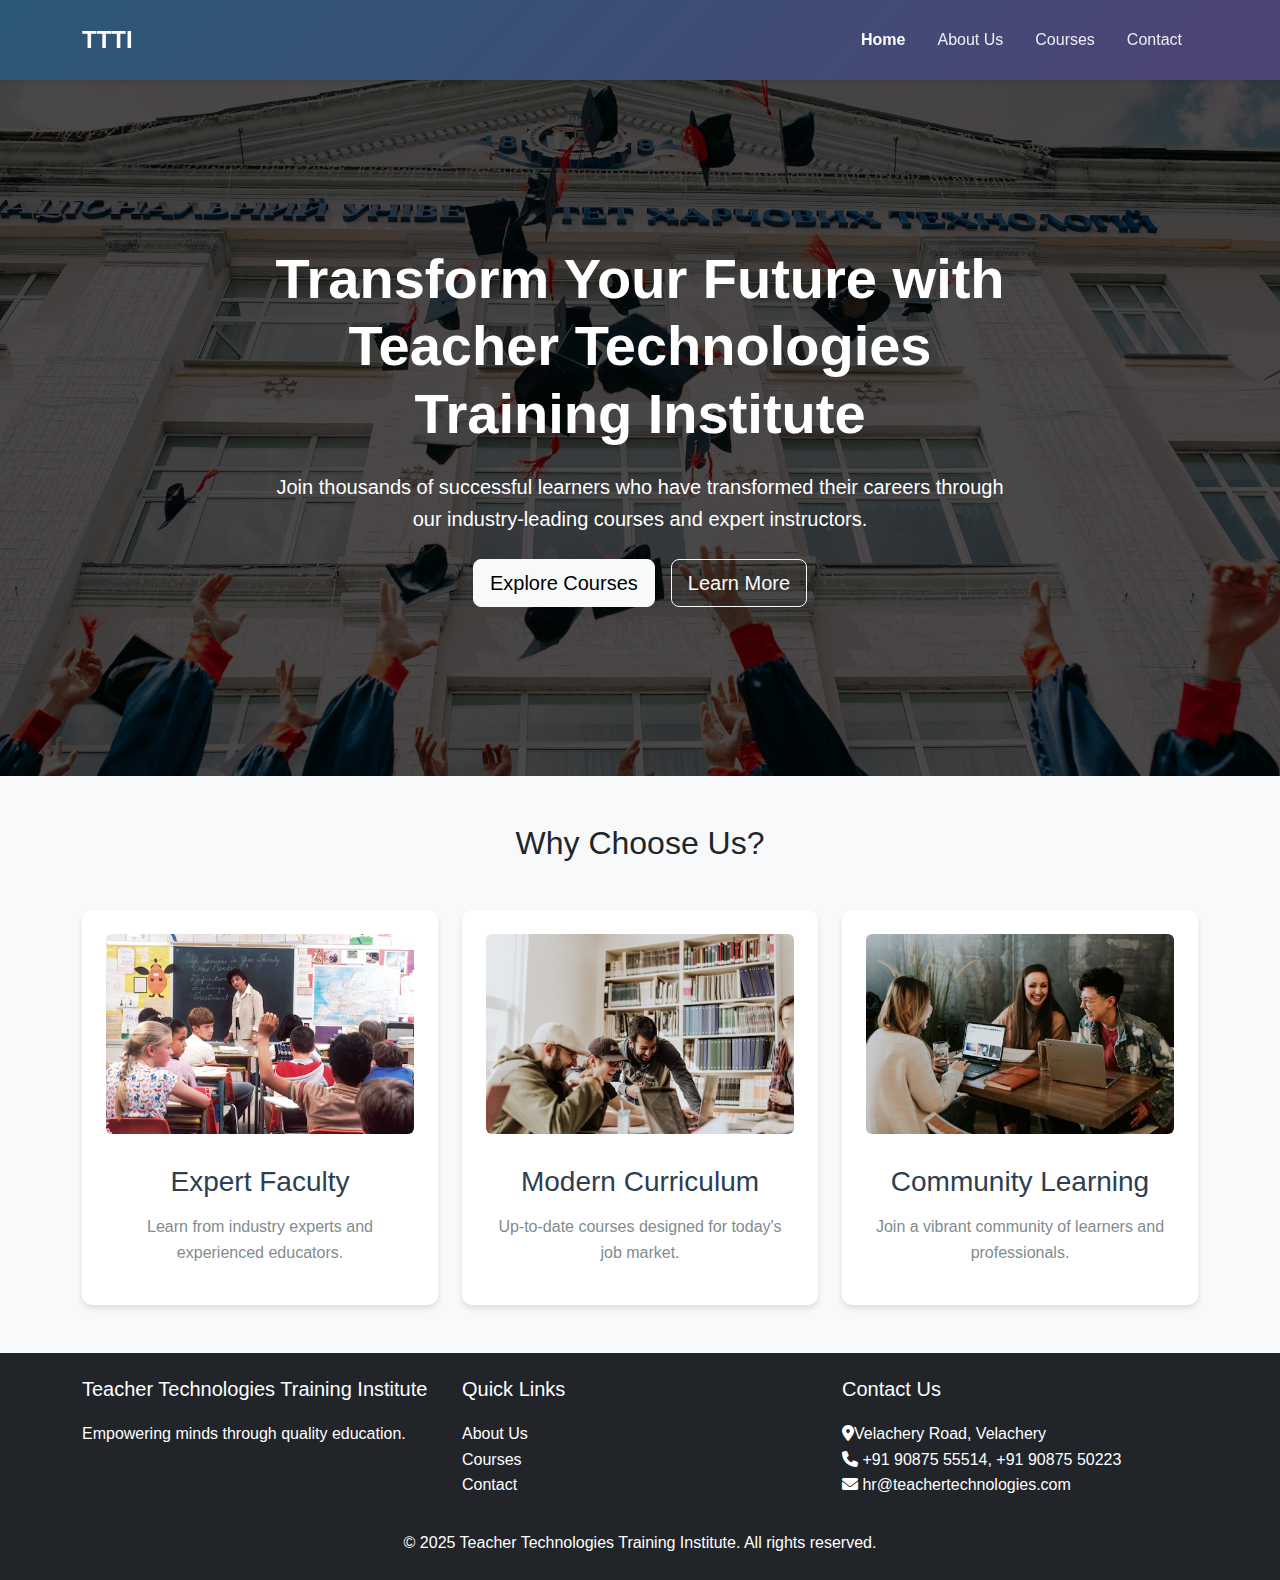
<file: index.html>
<!DOCTYPE html>
<html lang="en">
<head>
    <meta charset="UTF-8">
    <meta name="viewport" content="width=device-width, initial-scale=1.0">
    <title>Teacher Technologies Training Institute</title>
    <!-- Bootstrap CSS -->
    <link href="https://cdn.jsdelivr.net/npm/bootstrap@5.3.0/dist/css/bootstrap.min.css" rel="stylesheet">
    <!-- Custom CSS -->
    <link rel="stylesheet" href="styles.css">
    <!-- Font Awesome -->
    <link rel="stylesheet" href="https://cdnjs.cloudflare.com/ajax/libs/font-awesome/6.0.0/css/all.min.css">
</head>
<body>
    <!-- Navbar -->
    <nav class="navbar navbar-expand-lg navbar-dark bg-primary fixed-top">
        <div class="container">
            <a class="navbar-brand" href="index.html">TTTI</a>
            <button class="navbar-toggler" type="button" data-bs-toggle="collapse" data-bs-target="#navbarNav">
                <span class="navbar-toggler-icon"></span>
            </button>
            <div class="collapse navbar-collapse" id="navbarNav">
                <ul class="navbar-nav ms-auto">
                    <li class="nav-item">
                        <a class="nav-link active" href="index.html">Home</a>
                    </li>
                    <li class="nav-item">
                        <a class="nav-link" href="about.html">About Us</a>
                    </li>
                    <li class="nav-item">
                        <a class="nav-link" href="courses.html">Courses</a>
                    </li>
                    <li class="nav-item">
                        <a class="nav-link" href="contact.html">Contact</a>
                    </li>
                </ul>
            </div>
        </div>
    </nav>

    <!-- Hero Section -->
    <section class="hero-section">
        <div class="container h-100">
            <div class="row h-100 align-items-center justify-content-center text-center text-white">
                <div class="col-lg-8">
                    <h1 class="display-4 fw-bold mb-4">Transform Your Future with Teacher Technologies Training Institute</h1>
                    <p class="lead mb-4">Join thousands of successful learners who have transformed their careers through our industry-leading courses and expert instructors.</p>
                    <div class="d-flex gap-3 justify-content-center">
                        <a href="courses.html" class="btn btn-light btn-lg">Explore Courses</a>
                        <a href="about.html" class="btn btn-outline-light btn-lg">Learn More</a>
                    </div>
                </div>
            </div>
        </div>
    </section>

    <!-- Features Section -->
    <section class="features py-5">
        <div class="container">
            <h2 class="text-center mb-5">Why Choose Us?</h2>
            <div class="row">
                <div class="col-md-4">
                    <div class="feature-card text-center p-4">
                        <img src="/images/features/expert-faculty.jpg" alt="Expert Faculty" class="img-fluid rounded mb-3" style="height: 200px; width: 100%; object-fit: cover;">
                        <h3>Expert Faculty</h3>
                        <p>Learn from industry experts and experienced educators.</p>
                    </div>
                </div>
                <div class="col-md-4">
                    <div class="feature-card text-center p-4">
                        <img src="/images/features/modern-curriculum.jpg" alt="Modern Curriculum" class="img-fluid rounded mb-3" style="height: 200px; width: 100%; object-fit: cover;">
                        <h3>Modern Curriculum</h3>
                        <p>Up-to-date courses designed for today's job market.</p>
                    </div>
                </div>
                <div class="col-md-4">
                    <div class="feature-card text-center p-4">
                        <img src="/images/features/community-learning.jpg"alt="Community Learning" class="img-fluid rounded mb-3" style="height: 200px; width: 100%; object-fit: cover;">
                        <h3>Community Learning</h3>
                        <p>Join a vibrant community of learners and professionals.</p>
                    </div>
                </div>
            </div>
        </div>
    </section>

    <!-- Footer -->
    <footer class="bg-dark text-white py-4">
        <div class="container">
            <div class="row">
                <div class="col-md-4">
                    <h5>Teacher Technologies Training Institute</h5>
                    <p>Empowering minds through quality education.</p>
                </div>
                <div class="col-md-4">
                    <h5>Quick Links</h5>
                    <ul class="list-unstyled">
                        <li><a href="about.html" class="text-white">About Us</a></li>
                        <li><a href="courses.html" class="text-white">Courses</a></li>
                        <li><a href="contact.html" class="text-white">Contact</a></li>
                    </ul>
                </div>
                <div class="col-md-4">
                    <h5>Contact Us</h5>
                    <p>
                        <i class="fas fa-map-marker-alt"></i>Velachery Road, Velachery<br>
                        <i class="fas fa-phone"></i> +91 90875 55514, +91 90875 50223<br>
                        <i class="fas fa-envelope"></i> hr@teachertechnologies.com
                    </p>
                </div>
            </div>
            <div class="row mt-3">
                <div class="col-12 text-center">
                    <p class="mb-0">&copy; 2025 Teacher Technologies Training Institute. All rights reserved.</p>
                </div>
            </div>
        </div>
    </footer>

    <!-- Bootstrap JS -->
    <script src="https://cdn.jsdelivr.net/npm/bootstrap@5.3.0/dist/js/bootstrap.bundle.min.js"></script>
</body>
</html>
</file>
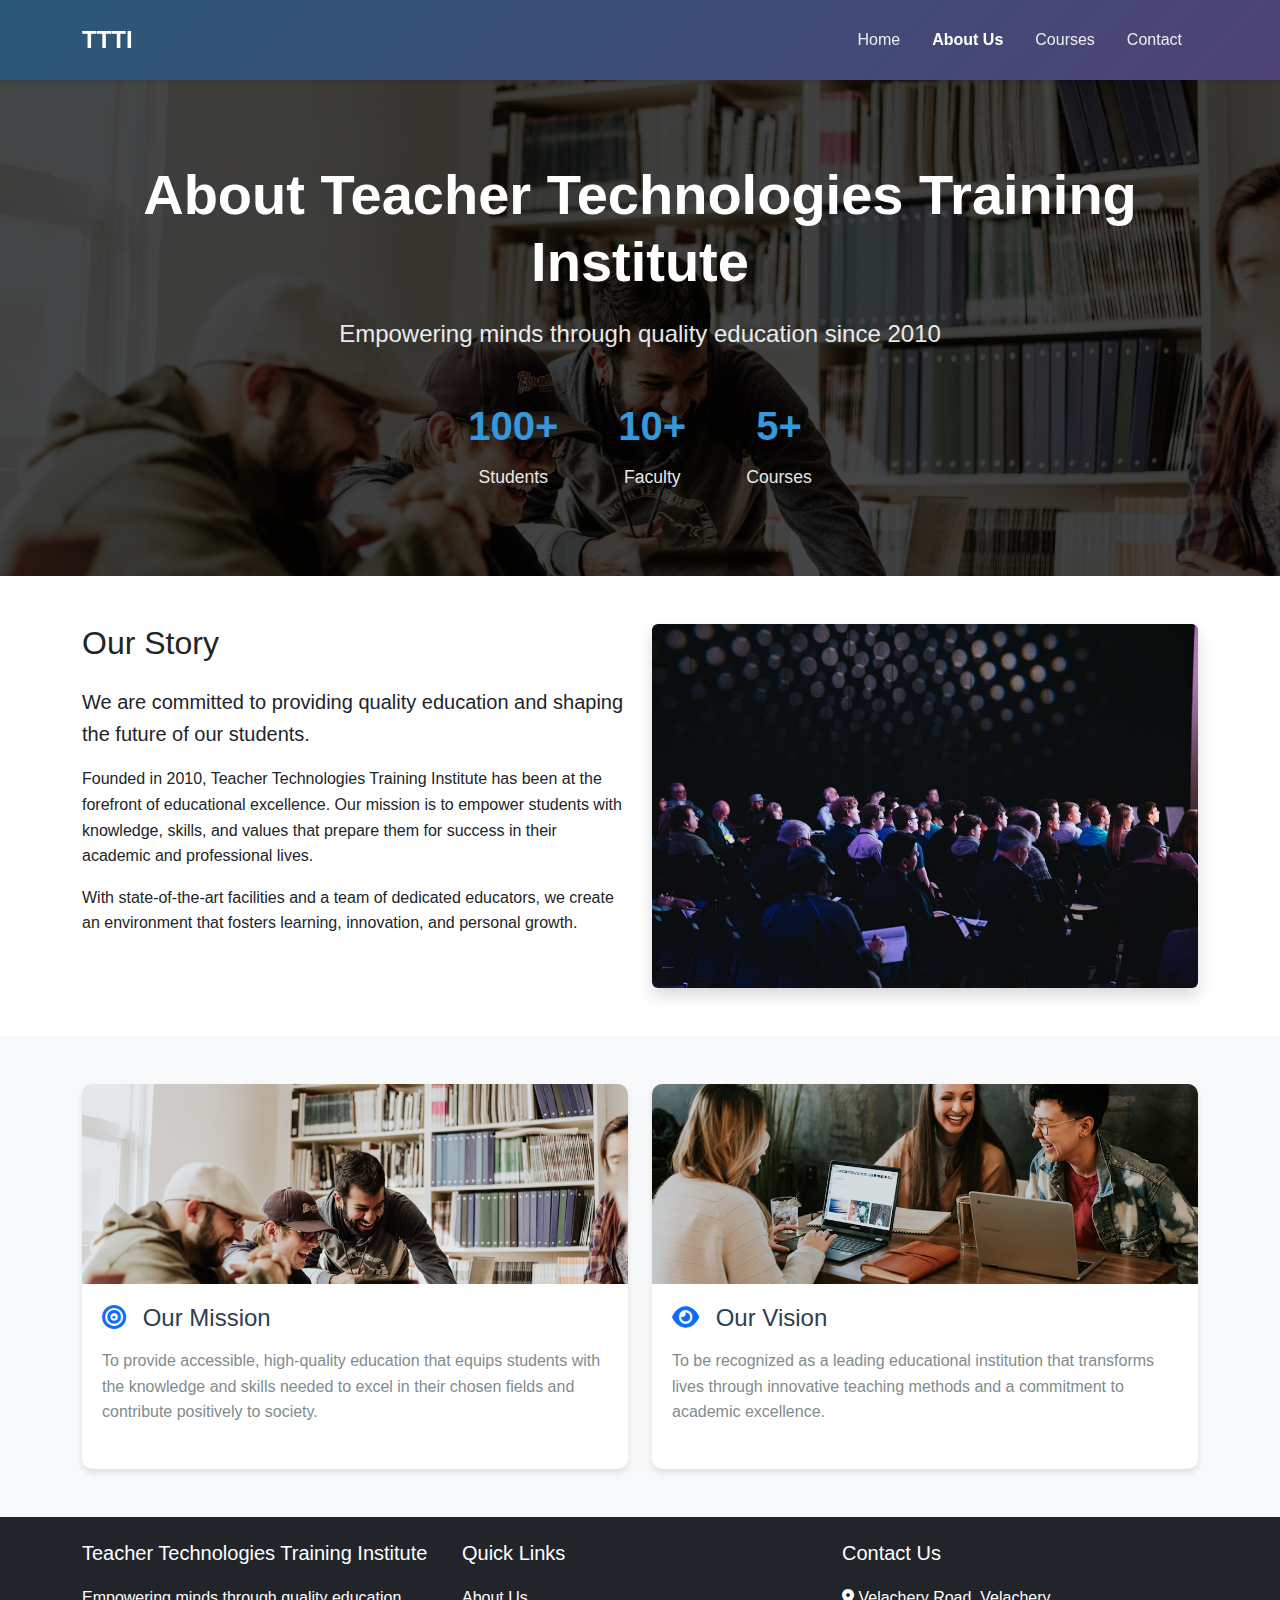
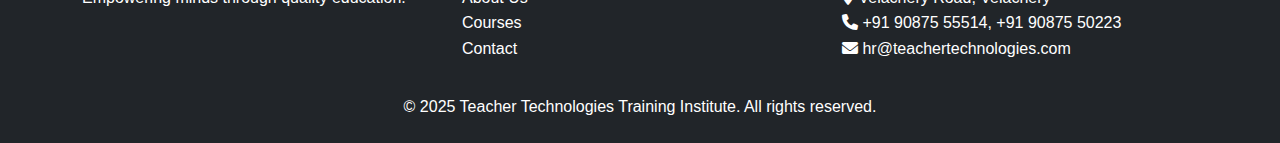
<file: about.html>
<!DOCTYPE html>
<html lang="en">
<head>
    <meta charset="UTF-8">
    <meta name="viewport" content="width=device-width, initial-scale=1.0">
    <title>About Us - Teacher Technologies Training Institute</title>
    <!-- Bootstrap CSS -->
    <link href="https://cdn.jsdelivr.net/npm/bootstrap@5.3.0/dist/css/bootstrap.min.css" rel="stylesheet">
    <!-- Custom CSS -->
    <link rel="stylesheet" href="styles.css">
    <!-- Font Awesome -->
    <link rel="stylesheet" href="https://cdnjs.cloudflare.com/ajax/libs/font-awesome/6.0.0/css/all.min.css">
</head>
<body>
    <!-- Navbar -->
    <nav class="navbar navbar-expand-lg navbar-dark bg-primary fixed-top">
        <div class="container">
            <a class="navbar-brand" href="index.html">TTTI</a>
            <button class="navbar-toggler" type="button" data-bs-toggle="collapse" data-bs-target="#navbarNav">
                <span class="navbar-toggler-icon"></span>
            </button>
            <div class="collapse navbar-collapse" id="navbarNav">
                <ul class="navbar-nav ms-auto">
                    <li class="nav-item">
                        <a class="nav-link" href="index.html">Home</a>
                    </li>
                    <li class="nav-item">
                        <a class="nav-link active" href="about.html">About Us</a>
                    </li>
                    <li class="nav-item">
                        <a class="nav-link" href="courses.html">Courses</a>
                    </li>
                    <li class="nav-item">
                        <a class="nav-link" href="contact.html">Contact</a>
                    </li>
                </ul>
            </div>
        </div>
    </nav>

    <!-- Hero Section -->
    <section class="about-hero">
        <div class="container">
            <div class="hero-content">
                <h1>About Teacher Technologies Training Institute</h1>
                <p class="lead">Empowering minds through quality education since 2010</p>
                <div class="hero-stats">
                    <div class="stat-item">
                        <span class="stat-number">100+</span>
                        <span class="stat-label">Students</span>
                    </div>
                    <div class="stat-item">
                        <span class="stat-number">10+</span>
                        <span class="stat-label">Faculty</span>
                    </div>
                    <div class="stat-item">
                        <span class="stat-number">5+</span>
                        <span class="stat-label">Courses</span>
                    </div>
                </div>
            </div>
        </div>
    </section>

    <!-- About Section -->
    <section class="about-section py-5">
        <div class="container">
            <div class="row">
                <div class="col-lg-6">
                    <h2 class="mb-4">Our Story</h2>
                    <p class="lead">We are committed to providing quality education and shaping the future of our students.</p>
                    <p>Founded in 2010, Teacher Technologies Training Institute has been at the forefront of educational excellence. Our mission is to empower students with knowledge, skills, and values that prepare them for success in their academic and professional lives.</p>
                    <p>With state-of-the-art facilities and a team of dedicated educators, we create an environment that fosters learning, innovation, and personal growth.</p>
                </div>
                <div class="col-lg-6">
                    <img src="/images/about/campus.jpg" alt="Our Campus" class="img-fluid rounded shadow" style="max-height: 400px; object-fit: cover;">
                </div>
            </div>
        </div>
    </section>

    <!-- Mission & Vision -->
    <section class="mission-vision py-5 bg-light">
        <div class="container">
            <div class="row">
                <div class="col-md-6">
                    <div class="card mb-4">
                        <img src="/images/about/mission.jpg" class="card-img-top" alt="Mission" style="height: 200px; width: 100%; object-fit: cover;">
                        <div class="card-body">
                            <h3 class="card-title"><i class="fas fa-bullseye text-primary"></i> Our Mission</h3>
                            <p class="card-text">To provide accessible, high-quality education that equips students with the knowledge and skills needed to excel in their chosen fields and contribute positively to society.</p>
                        </div>
                    </div>
                </div>
                <div class="col-md-6">
                    <div class="card mb-4">
                        <img src="/images/about/vision.jpg" class="card-img-top" alt="Vision" style="height: 200px; width: 100%; object-fit: cover;">
                        <div class="card-body">
                            <h3 class="card-title"><i class="fas fa-eye text-primary"></i> Our Vision</h3>
                            <p class="card-text">To be recognized as a leading educational institution that transforms lives through innovative teaching methods and a commitment to academic excellence.</p>
                        </div>
                    </div>
                </div>
            </div>
        </div>
    </section>

    <!-- Footer -->
    <footer class="bg-dark text-white py-4">
        <div class="container">
            <div class="row">
                <div class="col-md-4">
                    <h5>Teacher Technologies Training Institute</h5>
                    <p>Empowering minds through quality education.</p>
                </div>
                <div class="col-md-4">
                    <h5>Quick Links</h5>
                    <ul class="list-unstyled">
                        <li><a href="about.html" class="text-white">About Us</a></li>
                        <li><a href="courses.html" class="text-white">Courses</a></li>
                        <li><a href="contact.html" class="text-white">Contact</a></li>
                    </ul>
                </div>
                <div class="col-md-4">
                    <h5>Contact Us</h5>
                    <p>
                        <i class="fas fa-map-marker-alt"></i> Velachery Road, Velachery<br>
                        <i class="fas fa-phone"></i> +91 90875 55514, +91 90875 50223<br>
                        <i class="fas fa-envelope"></i> hr@teachertechnologies.com
                    </p>
                </div>
            </div>
            <div class="row mt-3">
                <div class="col-12 text-center">
                    <p class="mb-0">&copy; 2025 Teacher Technologies Training Institute. All rights reserved.</p>
                </div>
            </div>
        </div>
    </footer>

    <!-- Bootstrap JS -->
    <script src="https://cdn.jsdelivr.net/npm/bootstrap@5.3.0/dist/js/bootstrap.bundle.min.js"></script>
</body>
</html>
</file>
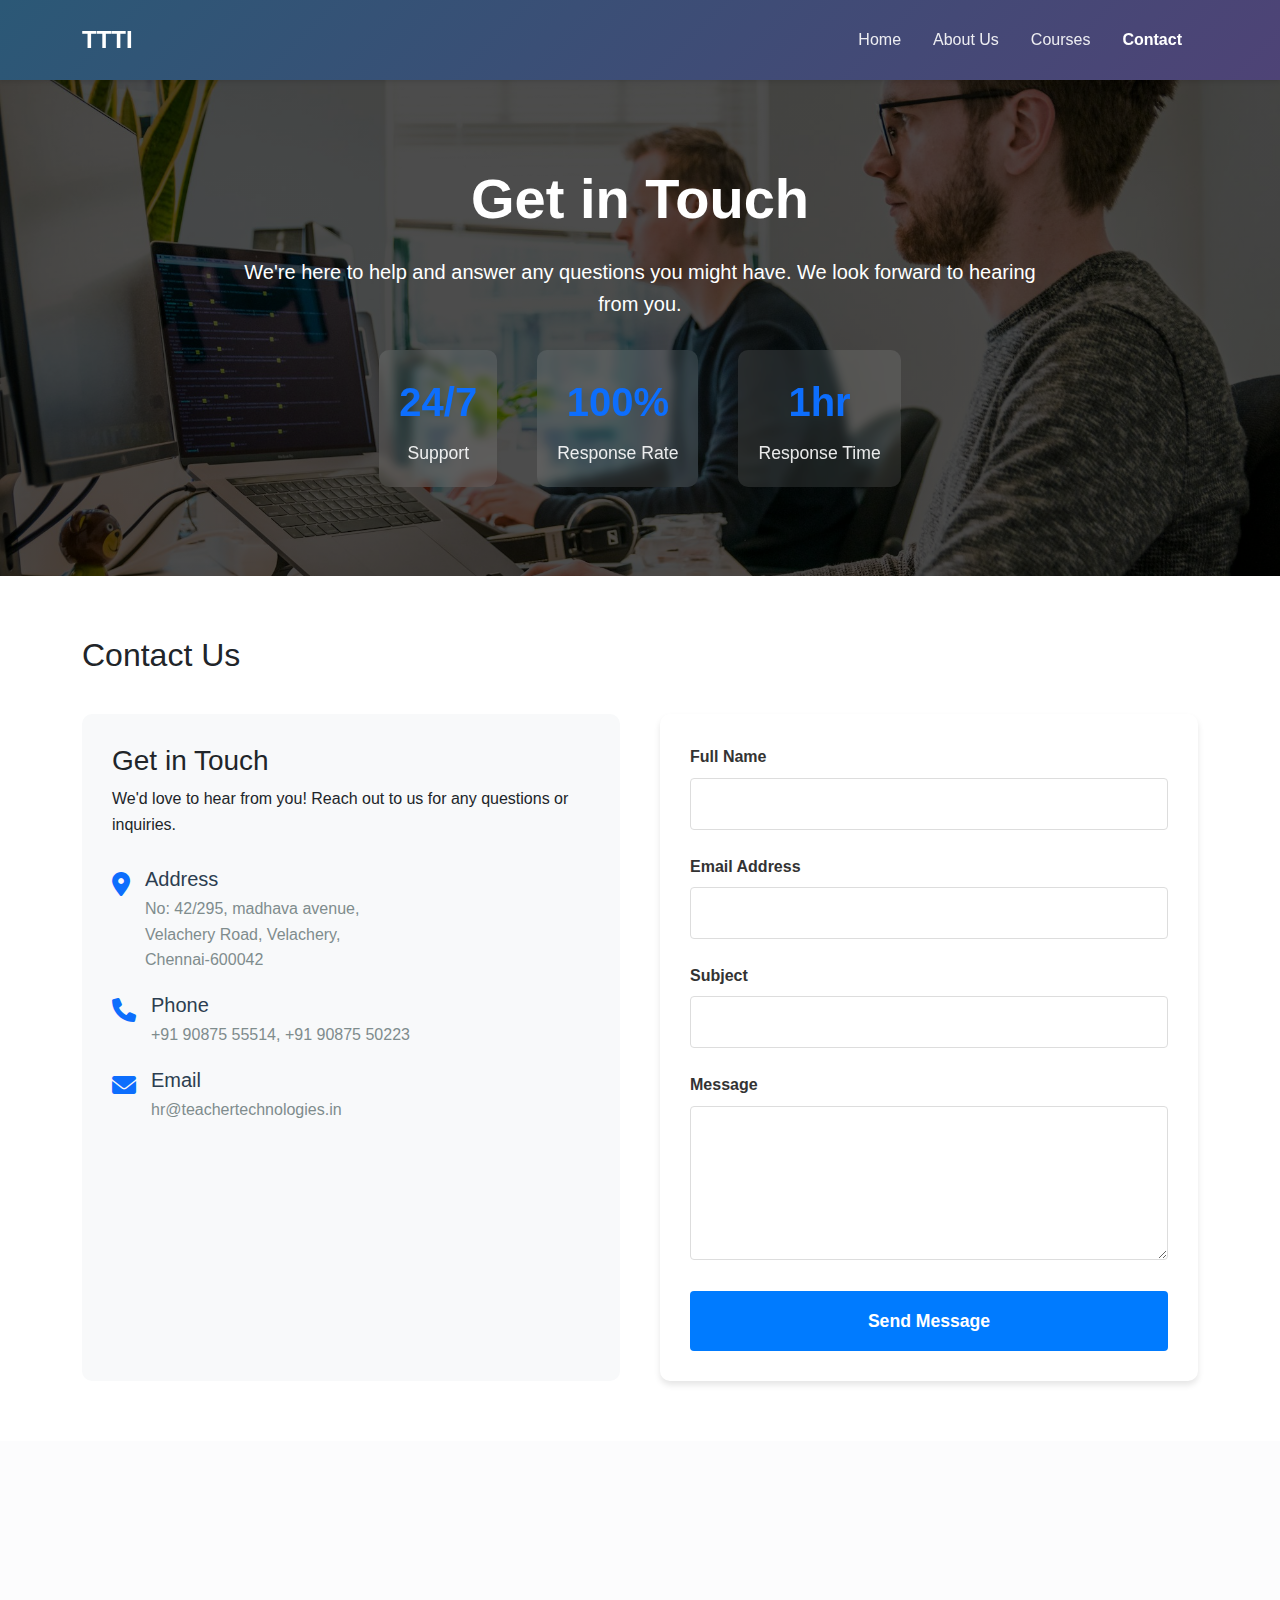
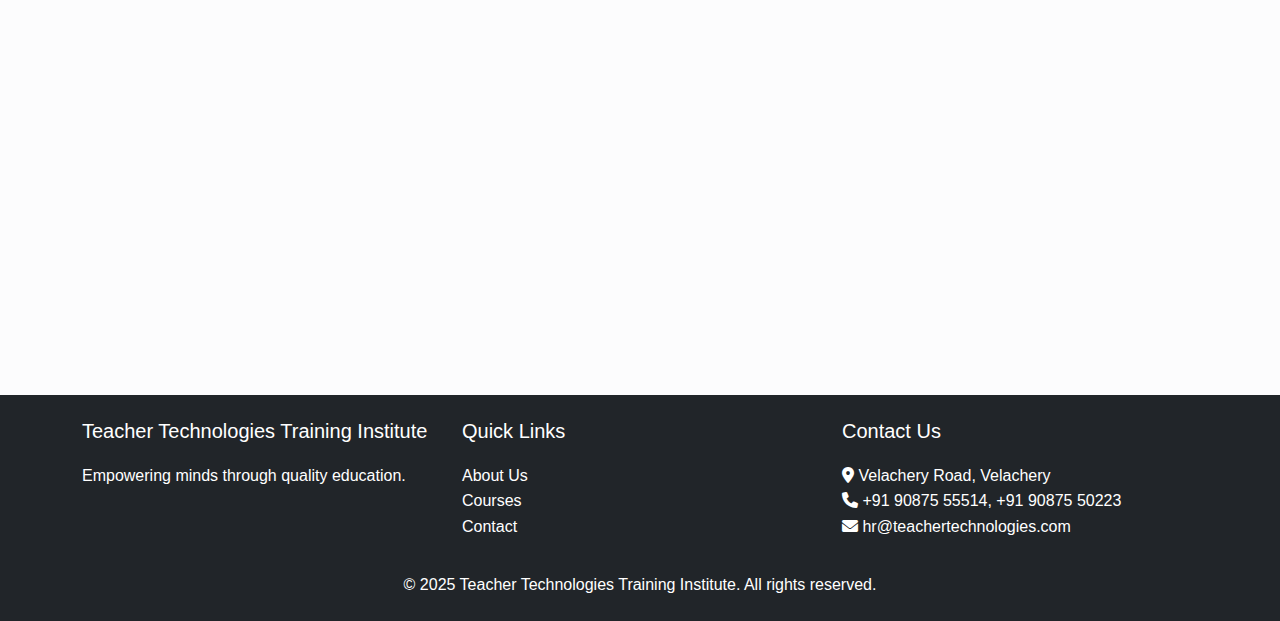
<file: contact.html>
<!DOCTYPE html>
<html lang="en">
<head>
    <meta charset="UTF-8">
    <meta name="viewport" content="width=device-width, initial-scale=1.0">
    <title>Contact Us - Teacher Technologies Training Institute</title>
    <!-- Bootstrap CSS -->
    <link href="https://cdn.jsdelivr.net/npm/bootstrap@5.3.0/dist/css/bootstrap.min.css" rel="stylesheet">
    <!-- Custom CSS -->
    <link rel="stylesheet" href="styles.css">
    <!-- Font Awesome -->
    <link rel="stylesheet" href="https://cdnjs.cloudflare.com/ajax/libs/font-awesome/6.0.0/css/all.min.css">
</head>
<body>
    <!-- Navbar -->
    <nav class="navbar navbar-expand-lg navbar-dark bg-primary fixed-top">
        <div class="container">
            <a class="navbar-brand" href="index.html">TTTI</a>
            <button class="navbar-toggler" type="button" data-bs-toggle="collapse" data-bs-target="#navbarNav">
                <span class="navbar-toggler-icon"></span>
            </button>
            <div class="collapse navbar-collapse" id="navbarNav">
                <ul class="navbar-nav ms-auto">
                    <li class="nav-item">
                        <a class="nav-link" href="index.html">Home</a>
                    </li>
                    <li class="nav-item">
                        <a class="nav-link" href="about.html">About Us</a>
                    </li>
                    <li class="nav-item">
                        <a class="nav-link" href="courses.html">Courses</a>
                    </li>
                    <li class="nav-item">
                        <a class="nav-link active" href="contact.html">Contact</a>
                    </li>
                </ul>
            </div>
        </div>
    </nav>

    <!-- Contact Hero Section -->
    <section class="contact-hero">
        <div class="container">
            <div class="hero-content text-center text-white">
                <h1 class="display-4 fw-bold mb-4">Get in Touch</h1>
                <p class="lead mb-4">We're here to help and answer any questions you might have. We look forward to hearing from you.</p>
                <div class="hero-stats">
                    <div class="stat-item">
                        <span class="stat-number">24/7</span>
                        <span class="stat-label">Support</span>
                    </div>
                    <div class="stat-item">
                        <span class="stat-number">100%</span>
                        <span class="stat-label">Response Rate</span>
                    </div>
                    <div class="stat-item">
                        <span class="stat-number">1hr</span>
                        <span class="stat-label">Response Time</span>
                    </div>
                </div>
            </div>
        </div>
    </section>

    <!-- Contact Section -->
    <section class="contact-section">
        <div class="container">
            <h2>Contact Us</h2>
            <div class="contact-wrapper">
                <div class="contact-info">
                    <h3>Get in Touch</h3>
                    <p>We'd love to hear from you! Reach out to us for any questions or inquiries.</p>
                    <div class="contact-details">
                        <div class="contact-item">
                            <i class="fas fa-map-marker-alt"></i>
                            <div>
                                <h5>Address</h5>
                                <p>No: 42/295, madhava avenue, <br>Velachery Road, Velachery, <br>Chennai-600042</p>
                            </div>
                        </div>
                        <div class="contact-item">
                            <i class="fas fa-phone"></i>
                            <div>
                                <h5>Phone</h5>
                                <p>+91 90875 55514, +91 90875 50223</p>
                            </div>
                        </div>
                        <div class="contact-item">
                            <i class="fas fa-envelope"></i>
                            <div>
                                <h5>Email</h5>
                                <p>hr@teachertechnologies.in</p>
                            </div>
                        </div>
                    </div>
                </div>
                <form class="contact-form" id="contactForm" name="Enquiry" netlify>
                    <div class="form-group">
                        <label for="name">Full Name</label>
                        <input type="text" id="name" name="name" required>
                    </div>
                    <div class="form-group">
                        <label for="email">Email Address</label>
                        <input type="email" id="email" name="email" required>
                    </div>
                    <div class="form-group">
                        <label for="subject">Subject</label>
                        <input type="text" id="subject" name="subject" required>
                    </div>
                    <div class="form-group">
                        <label for="message">Message</label>
                        <textarea id="message" name="message" rows="5" required></textarea>
                    </div>
                    <button type="submit" class="submit-btn">Send Message</button>
                </form>
            </div>
        </div>
    </section>
    <section class="map-section py-5 bg-light-subtle">
        <div class="container">
            <div class="row">
                <div class="col-12">
                    <iframe src="https://www.google.com/maps/embed?pb=!1m18!1m12!1m3!1d15713.515576749682!2d80.2021119871582!3d12.979517100000002!2m3!1f0!2f0!3f0!3m2!1i1024!2i768!4f13.1!3m3!1m2!1s0x3a525df444970b19%3A0x5f2fc811473208a!2sTeacher%20Technologies%20Pvt%20Ltd!5e1!3m2!1sen!2sae!4v1744970169656!5m2!1sen!2sae" 
                    width="100%" 
                    height="450" 
                    style="border:0;" 
                    allowfullscreen="" 
                    loading="lazy" 
                    referrerpolicy="no-referrer-when-downgrade">
                </iframe>
                </div>
            </div>
        </div>
    </section>

    <!-- Footer -->
    <footer class="bg-dark text-white py-4">
        <div class="container">
            <div class="row">
                <div class="col-md-4">
                    <h5>Teacher Technologies Training Institute</h5>
                    <p>Empowering minds through quality education.</p>
                </div>
                <div class="col-md-4">
                    <h5>Quick Links</h5>
                    <ul class="list-unstyled">
                        <li><a href="about.html" class="text-white">About Us</a></li>
                        <li><a href="courses.html" class="text-white">Courses</a></li>
                        <li><a href="contact.html" class="text-white">Contact</a></li>
                    </ul>
                </div>
                <div class="col-md-4">
                    <h5>Contact Us</h5>
                    <p>
                        <i class="fas fa-map-marker-alt"></i> Velachery Road, Velachery<br>
                        <i class="fas fa-phone"></i> +91 90875 55514, +91 90875 50223<br>
                        <i class="fas fa-envelope"></i> hr@teachertechnologies.com
                    </p>
                </div>
            </div>
            <div class="row mt-3">
                <div class="col-12 text-center">
                    <p class="mb-0">&copy; 2025 Teacher Technologies Training Institute. All rights reserved.</p>
                </div>
            </div>
        </div>
    </footer>

    <!-- Bootstrap JS -->
    <script src="https://cdn.jsdelivr.net/npm/bootstrap@5.3.0/dist/js/bootstrap.bundle.min.js"></script>
</body>
</html>
</file>
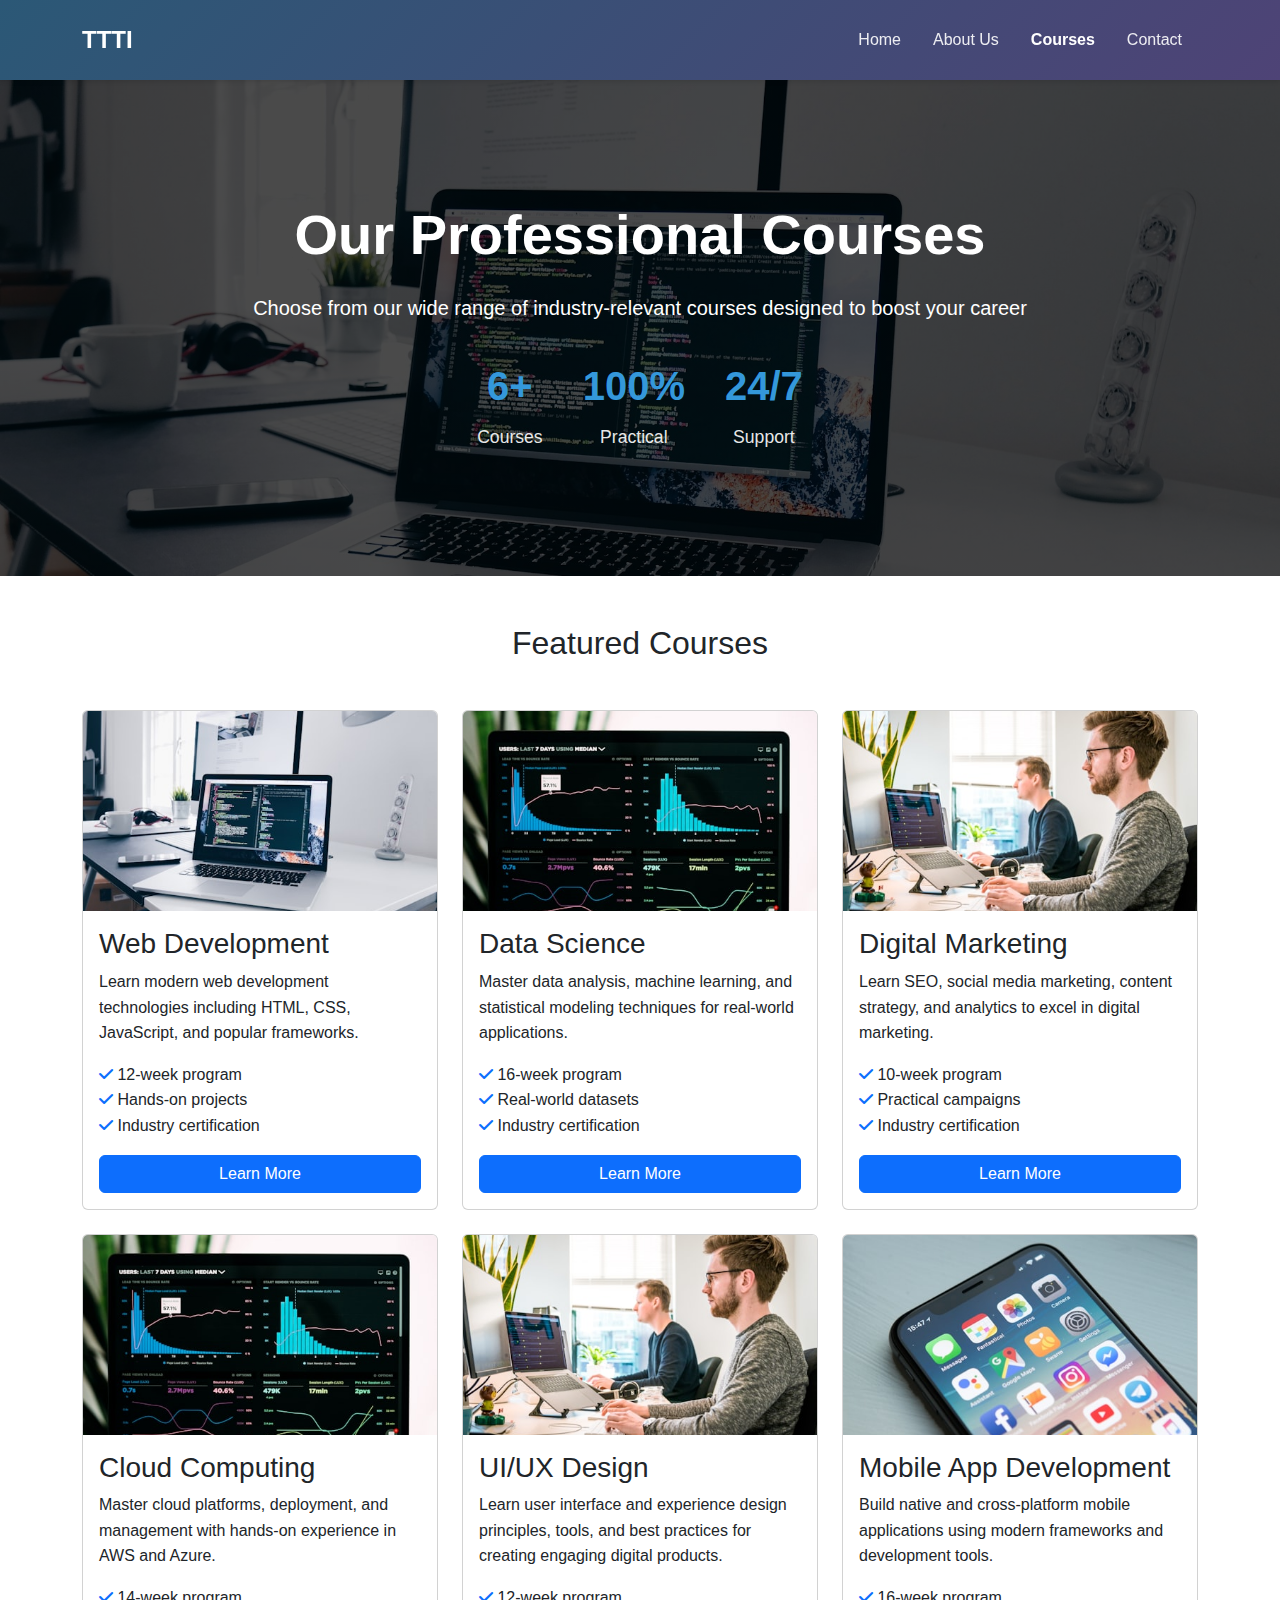
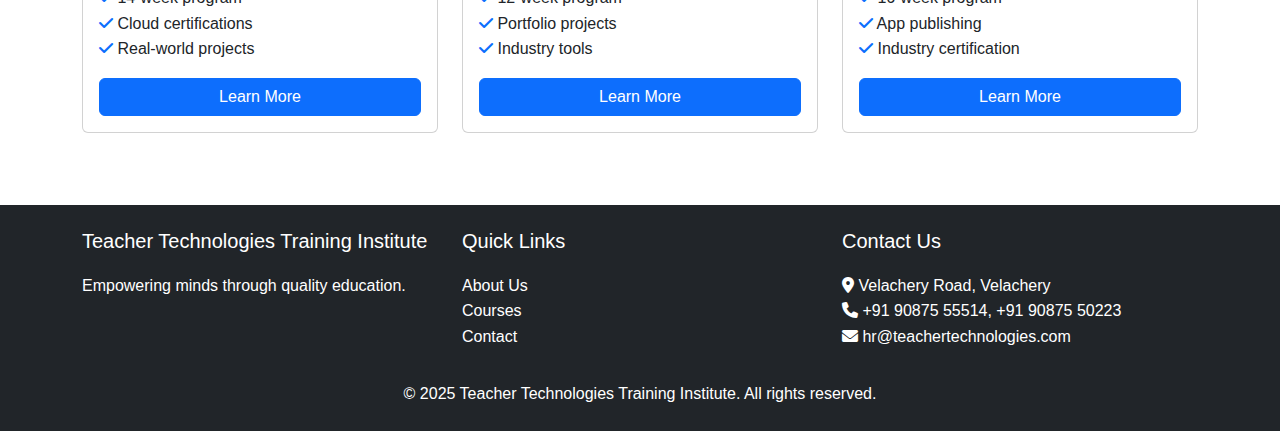
<file: courses.html>
<!DOCTYPE html>
<html lang="en">
<head>
    <meta charset="UTF-8">
    <meta name="viewport" content="width=device-width, initial-scale=1.0">
    <title>Courses - Teacher Technologies Training Institute</title>
    <!-- Bootstrap CSS -->
    <link href="https://cdn.jsdelivr.net/npm/bootstrap@5.3.0/dist/css/bootstrap.min.css" rel="stylesheet">
    <!-- Custom CSS -->
    <link rel="stylesheet" href="styles.css">
    <!-- Font Awesome -->
    <link rel="stylesheet" href="https://cdnjs.cloudflare.com/ajax/libs/font-awesome/6.0.0/css/all.min.css">
</head>
<body>
    <!-- Navbar -->
    <nav class="navbar navbar-expand-lg navbar-dark bg-primary fixed-top">
        <div class="container">
            <a class="navbar-brand" href="index.html">TTTI</a>
            <button class="navbar-toggler" type="button" data-bs-toggle="collapse" data-bs-target="#navbarNav">
                <span class="navbar-toggler-icon"></span>
            </button>
            <div class="collapse navbar-collapse" id="navbarNav">
                <ul class="navbar-nav ms-auto">
                    <li class="nav-item">
                        <a class="nav-link" href="index.html">Home</a>
                    </li>
                    <li class="nav-item">
                        <a class="nav-link" href="about.html">About Us</a>
                    </li>
                    <li class="nav-item">
                        <a class="nav-link active" href="courses.html">Courses</a>
                    </li>
                    <li class="nav-item">
                        <a class="nav-link" href="contact.html">Contact</a>
                    </li>
                </ul>
            </div>
        </div>
    </nav>

    <!-- Courses Hero Section -->
    <section class="courses-hero">
        <div class="container">
            <div class="hero-content text-center text-white">
                <h1 class="display-4 fw-bold mb-4">Our Professional Courses</h1>
                <p class="lead mb-4">Choose from our wide range of industry-relevant courses designed to boost your career</p>
                <div class="hero-stats">
                    <div class="stat-item">
                        <span class="stat-number">6+</span>
                        <span class="stat-label">Courses</span>
                    </div>
                    <div class="stat-item">
                        <span class="stat-number">100%</span>
                        <span class="stat-label">Practical</span>
                    </div>
                    <div class="stat-item">
                        <span class="stat-number">24/7</span>
                        <span class="stat-label">Support</span>
                    </div>
                </div>
            </div>
        </div>
    </section>

    <!-- Courses Section -->
    <section class="courses-section py-5">
        <div class="container">
            <h2 class="text-center mb-5">Featured Courses</h2>
            <div class="row">
                <div class="col-md-4 mb-4">
                    <div class="card h-100">
                        <img src="/images/courses/web-development.jpg" class="card-img-top" alt="Web Development" style="height: 200px; width: 100%; object-fit: cover;">
                        <div class="card-body d-flex flex-column">
                            <h3 class="card-title">Web Development</h3>
                            <p class="card-text flex-grow-1">Learn modern web development technologies including HTML, CSS, JavaScript, and popular frameworks.</p>
                            <ul class="list-unstyled mb-3">
                                <li><i class="fas fa-check text-primary"></i> 12-week program</li>
                                <li><i class="fas fa-check text-primary"></i> Hands-on projects</li>
                                <li><i class="fas fa-check text-primary"></i> Industry certification</li>
                            </ul>
                            <a href="register.html" class="btn btn-primary mt-auto">Learn More</a>
                        </div>
                    </div>
                </div>
                <div class="col-md-4 mb-4">
                    <div class="card h-100">
                        <img src="/images/courses/data-science.jpg" class="card-img-top" alt="Data Science" style="height: 200px; width: 100%; object-fit: cover;">
                        <div class="card-body d-flex flex-column">
                            <h3 class="card-title">Data Science</h3>
                            <p class="card-text flex-grow-1">Master data analysis, machine learning, and statistical modeling techniques for real-world applications.</p>
                            <ul class="list-unstyled mb-3">
                                <li><i class="fas fa-check text-primary"></i> 16-week program</li>
                                <li><i class="fas fa-check text-primary"></i> Real-world datasets</li>
                                <li><i class="fas fa-check text-primary"></i> Industry certification</li>
                            </ul>
                            <a href="register.html" class="btn btn-primary mt-auto">Learn More</a>
                        </div>
                    </div>
                </div>
                <div class="col-md-4 mb-4">
                    <div class="card h-100">
                        <img src="/images/courses/digital-marketing.jpg" class="card-img-top" alt="Digital Marketing" style="height: 200px; width: 100%; object-fit: cover;">
                        <div class="card-body d-flex flex-column">
                            <h3 class="card-title">Digital Marketing</h3>
                            <p class="card-text flex-grow-1">Learn SEO, social media marketing, content strategy, and analytics to excel in digital marketing.</p>
                            <ul class="list-unstyled mb-3">
                                <li><i class="fas fa-check text-primary"></i> 10-week program</li>
                                <li><i class="fas fa-check text-primary"></i> Practical campaigns</li>
                                <li><i class="fas fa-check text-primary"></i> Industry certification</li>
                            </ul>
                            <a href="register.html" class="btn btn-primary mt-auto">Learn More</a>
                        </div>
                    </div>
                </div>
                <div class="col-md-4 mb-4">
                    <div class="card h-100">
                        <img src="/images/courses/cloud-computing.jpg" class="card-img-top" alt="Cloud Computing" style="height: 200px; width: 100%; object-fit: cover;">
                        <div class="card-body d-flex flex-column">
                            <h3 class="card-title">Cloud Computing</h3>
                            <p class="card-text flex-grow-1">Master cloud platforms, deployment, and management with hands-on experience in AWS and Azure.</p>
                            <ul class="list-unstyled mb-3">
                                <li><i class="fas fa-check text-primary"></i> 14-week program</li>
                                <li><i class="fas fa-check text-primary"></i> Cloud certifications</li>
                                <li><i class="fas fa-check text-primary"></i> Real-world projects</li>
                            </ul>
                            <a href="register.html" class="btn btn-primary mt-auto">Learn More</a>
                        </div>
                    </div>
                </div>
                <div class="col-md-4 mb-4">
                    <div class="card h-100">
                        <img src="/images/courses/ui-ux-design.jpg" class="card-img-top" alt="UI/UX Design" style="height: 200px; width: 100%; object-fit: cover;">
                        <div class="card-body d-flex flex-column">
                            <h3 class="card-title">UI/UX Design</h3>
                            <p class="card-text flex-grow-1">Learn user interface and experience design principles, tools, and best practices for creating engaging digital products.</p>
                            <ul class="list-unstyled mb-3">
                                <li><i class="fas fa-check text-primary"></i> 12-week program</li>
                                <li><i class="fas fa-check text-primary"></i> Portfolio projects</li>
                                <li><i class="fas fa-check text-primary"></i> Industry tools</li>
                            </ul>
                            <a href="register.html" class="btn btn-primary mt-auto">Learn More</a>
                        </div>
                    </div>
                </div>
                <div class="col-md-4 mb-4">
                    <div class="card h-100">
                        <img src="/images/courses/mobile-app-development.jpg" class="card-img-top" alt="Mobile App Development" style="height: 200px; width: 100%; object-fit: cover;">
                        <div class="card-body d-flex flex-column">
                            <h3 class="card-title">Mobile App Development</h3>
                            <p class="card-text flex-grow-1">Build native and cross-platform mobile applications using modern frameworks and development tools.</p>
                            <ul class="list-unstyled mb-3">
                                <li><i class="fas fa-check text-primary"></i> 16-week program</li>
                                <li><i class="fas fa-check text-primary"></i> App publishing</li>
                                <li><i class="fas fa-check text-primary"></i> Industry certification</li>
                            </ul>
                            <a href="register.html" class="btn btn-primary mt-auto">Learn More</a>
                        </div>
                    </div>
                </div>
            </div>
        </div>
    </section>

    <!-- Footer -->
    <footer class="bg-dark text-white py-4">
        <div class="container">
            <div class="row">
                <div class="col-md-4">
                    <h5>Teacher Technologies Training Institute</h5>
                    <p>Empowering minds through quality education.</p>
                </div>
                <div class="col-md-4">
                    <h5>Quick Links</h5>
                    <ul class="list-unstyled">
                        <li><a href="about.html" class="text-white">About Us</a></li>
                        <li><a href="courses.html" class="text-white">Courses</a></li>
                        <li><a href="contact.html" class="text-white">Contact</a></li>
                    </ul>
                </div>
                <div class="col-md-4">
                    <h5>Contact Us</h5>
                    <p>
                        <i class="fas fa-map-marker-alt"></i> Velachery Road, Velachery<br>
                        <i class="fas fa-phone"></i> +91 90875 55514, +91 90875 50223<br>
                        <i class="fas fa-envelope"></i> hr@teachertechnologies.com
                    </p>
                </div>
            </div>
            <div class="row mt-3">
                <div class="col-12 text-center">
                    <p class="mb-0">&copy; 2025 Teacher Technologies Training Institute. All rights reserved.</p>
                </div>
            </div>
        </div>
    </footer>

    <!-- Bootstrap JS -->
    <script src="https://cdn.jsdelivr.net/npm/bootstrap@5.3.0/dist/js/bootstrap.bundle.min.js"></script>
</body>
</html>
</file>
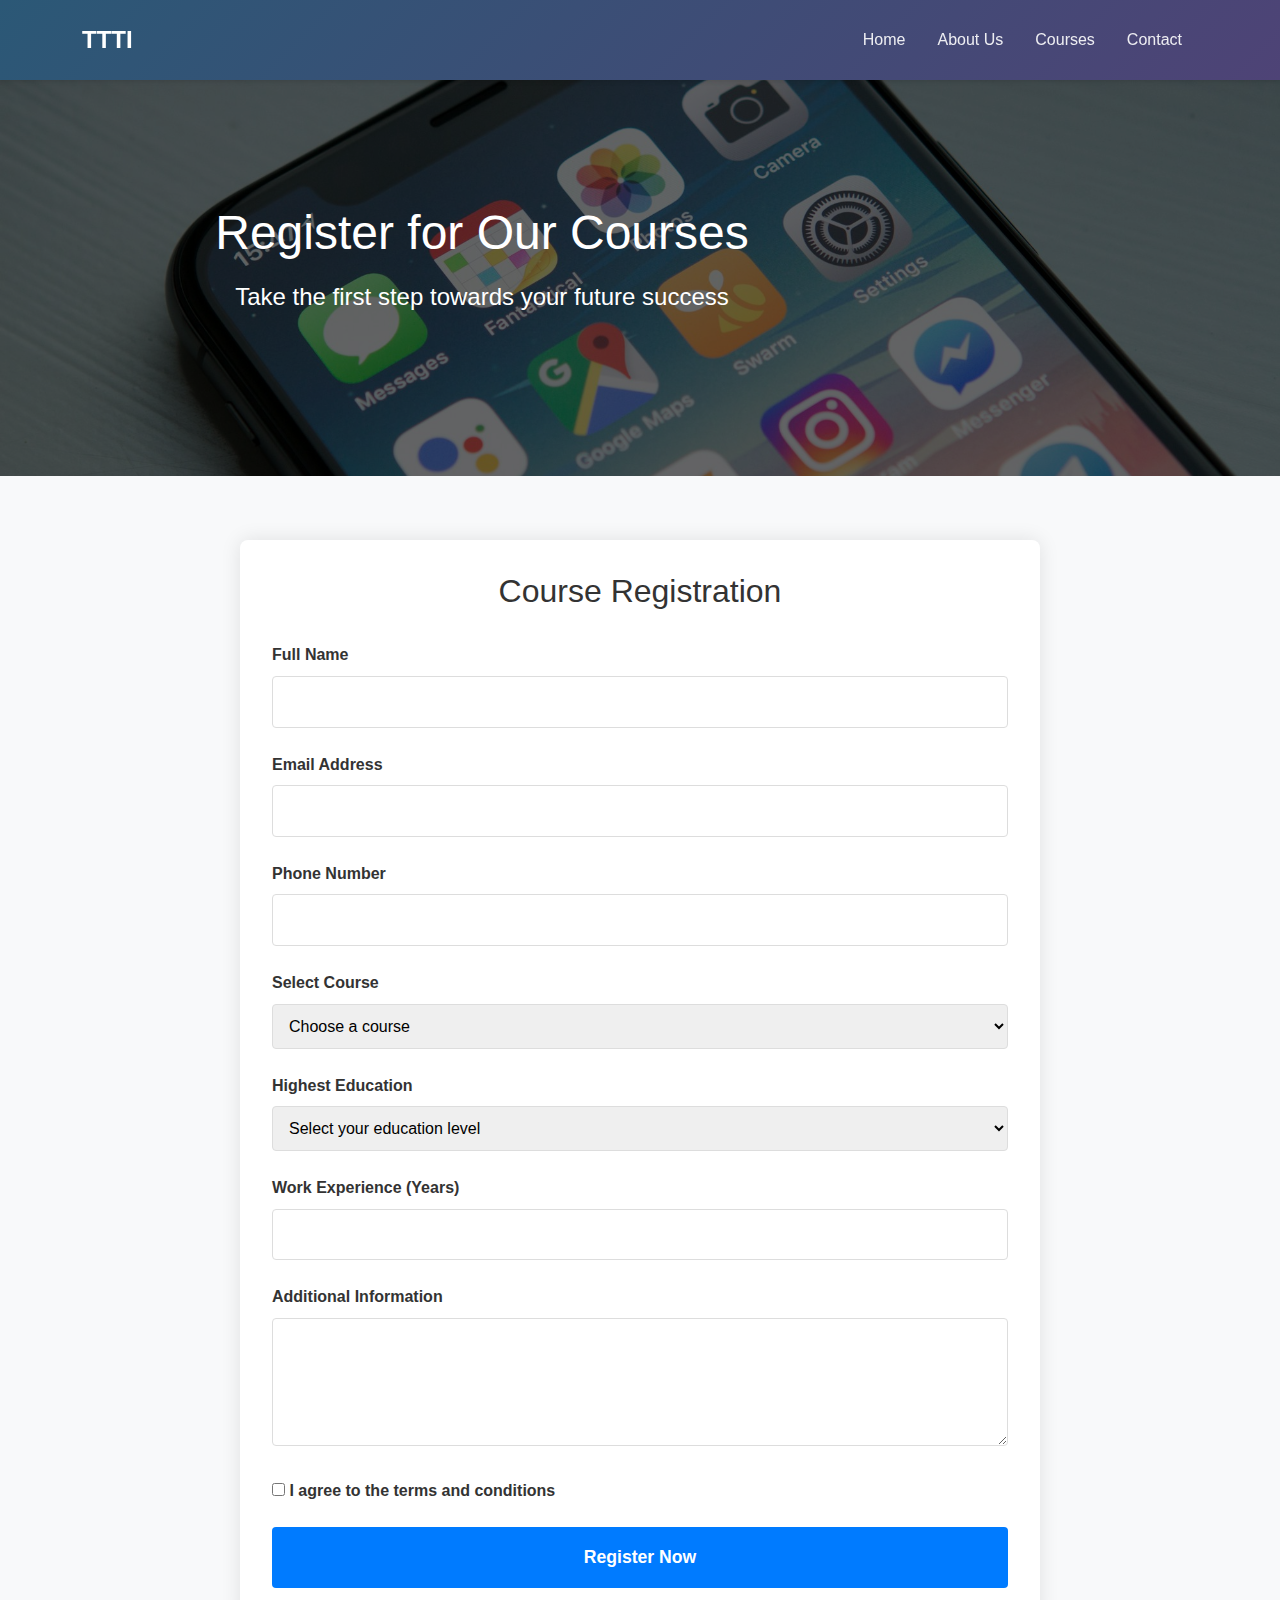
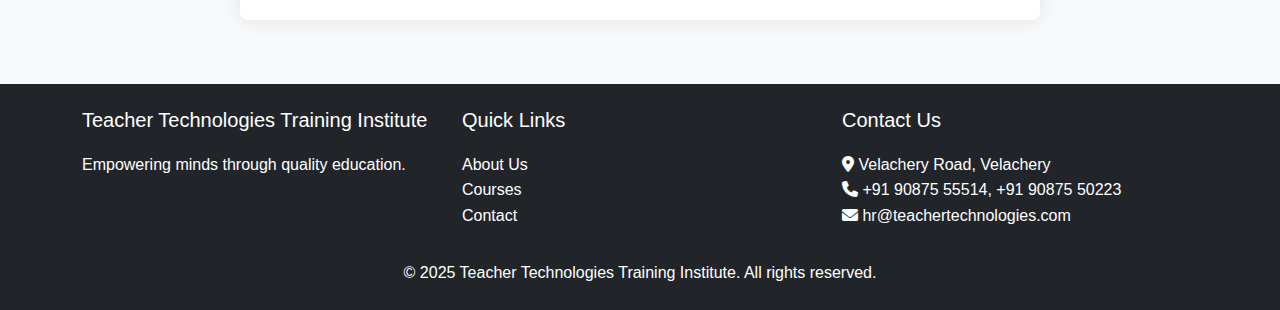
<file: register.html>
<!DOCTYPE html>
<html lang="en">
<head>
    <meta charset="UTF-8">
    <meta name="viewport" content="width=device-width, initial-scale=1.0">
    <title>Course Registration - Teacher Technologies Training Institute</title>
    <!-- Bootstrap CSS -->
    <link href="https://cdn.jsdelivr.net/npm/bootstrap@5.3.0/dist/css/bootstrap.min.css" rel="stylesheet">
    <!-- Custom CSS -->
    <link rel="stylesheet" href="styles.css">
    <!-- Font Awesome -->
    <link rel="stylesheet" href="https://cdnjs.cloudflare.com/ajax/libs/font-awesome/6.0.0/css/all.min.css">
</head>
<body>
    <!-- Navbar -->
    <nav class="navbar navbar-expand-lg navbar-dark bg-primary fixed-top">
        <div class="container">
            <a class="navbar-brand" href="index.html">TTTI</a>
            <button class="navbar-toggler" type="button" data-bs-toggle="collapse" data-bs-target="#navbarNav">
                <span class="navbar-toggler-icon"></span>
            </button>
            <div class="collapse navbar-collapse" id="navbarNav">
                <ul class="navbar-nav ms-auto">
                    <li class="nav-item">
                        <a class="nav-link" href="index.html">Home</a>
                    </li>
                    <li class="nav-item">
                        <a class="nav-link" href="about.html">About Us</a>
                    </li>
                    <li class="nav-item">
                        <a class="nav-link" href="courses.html">Courses</a>
                    </li>
                    <li class="nav-item">
                        <a class="nav-link" href="contact.html">Contact</a>
                    </li>
                </ul>
            </div>
        </div>
    </nav>

    <!-- Hero Section -->
    <section class="register-hero">
        <div class="container">
            <div class="hero-content">
                <h1>Register for Our Courses</h1>
                <p class="lead">Take the first step towards your future success</p>
            </div>
        </div>
    </section>

    <!-- Registration Form Section -->
    <section class="registration-section">
        <div class="container">
            <div class="registration-form">
                <h2>Course Registration</h2>
                <form id="registrationForm" name="Register" netlify>
                    <div class="form-group">
                        <label for="fullName">Full Name</label>
                        <input type="text" id="fullName" name="fullName" required>
                    </div>

                    <div class="form-group">
                        <label for="email">Email Address</label>
                        <input type="email" id="email" name="email" required>
                    </div>

                    <div class="form-group">
                        <label for="phone">Phone Number</label>
                        <input type="tel" id="phone" name="phone" required>
                    </div>

                    <div class="form-group">
                        <label for="course">Select Course</label>
                        <select id="course" name="course" required>
                            <option value="">Choose a course</option>
                            <option value="web-development">Web Development</option>
                            <option value="data-science">Data Science</option>
                            <option value="digital-marketing">Digital Marketing</option>
                            <option value="cloud-computing">Cloud Computing</option>
                            <option value="ui-ux-design">UI/UX Design</option>
                            <option value="mobile-app-development">Mobile App Development</option>
                        </select>
                    </div>

                    <div class="form-group">
                        <label for="education">Highest Education</label>
                        <select id="education" name="education" required>
                            <option value="">Select your education level</option>
                            <option value="high-school">High School</option>
                            <option value="diploma">Diploma</option>
                            <option value="bachelors">Bachelor's Degree</option>
                            <option value="masters">Master's Degree</option>
                            <option value="phd">PhD</option>
                        </select>
                    </div>

                    <div class="form-group">
                        <label for="experience">Work Experience (Years)</label>
                        <input type="number" id="experience" name="experience" min="0" max="50">
                    </div>

                    <div class="form-group">
                        <label for="message">Additional Information</label>
                        <textarea id="message" name="message" rows="4"></textarea>
                    </div>

                    <div class="form-group">
                        <label class="checkbox-label">
                            <input type="checkbox" name="terms" required>
                            I agree to the terms and conditions
                        </label>
                    </div>

                    <button type="submit" class="submit-btn">Register Now</button>
                </form>
            </div>
        </div>
    </section>

    <!-- Footer -->
    <footer class="bg-dark text-white py-4">
        <div class="container">
            <div class="row">
                <div class="col-md-4">
                    <h5>Teacher Technologies Training Institute</h5>
                    <p>Empowering minds through quality education.</p>
                </div>
                <div class="col-md-4">
                    <h5>Quick Links</h5>
                    <ul class="list-unstyled">
                        <li><a href="about.html" class="text-white">About Us</a></li>
                        <li><a href="courses.html" class="text-white">Courses</a></li>
                        <li><a href="contact.html" class="text-white">Contact</a></li>
                    </ul>
                </div>
                <div class="col-md-4">
                    <h5>Contact Us</h5>
                    <p>
                        <i class="fas fa-map-marker-alt"></i> Velachery Road, Velachery<br>
                        <i class="fas fa-phone"></i> +91 90875 55514, +91 90875 50223<br>
                        <i class="fas fa-envelope"></i> hr@teachertechnologies.com
                    </p>
                </div>
            </div>
            <div class="row mt-3">
                <div class="col-12 text-center">
                    <p class="mb-0">&copy; 2025 Teacher Technologies Training Institute. All rights reserved.</p>
                </div>
            </div>
        </div>
    </footer>

    <!-- Bootstrap JS -->
    <script src="https://cdn.jsdelivr.net/npm/bootstrap@5.3.0/dist/js/bootstrap.bundle.min.js"></script>
</body>
</html>
</file>
<file: styles.css>
/* Global Styles */
body {
    font-family: 'Segoe UI', Tahoma, Geneva, Verdana, sans-serif;
    padding-top: 76px;
    margin: 0;
    line-height: 1.6;
}

/* Hero Section */
.hero-section {
    background: linear-gradient(rgba(0, 0, 0, 0.7), rgba(0, 0, 0, 0.7)), 
                url('/images/hero/home-hero.jpg');
    background-size: cover;
    background-position: center;
    min-height: 700px;
    display: flex;
    align-items: center;
    justify-content: center;
    text-align: center;
    color: white;
    padding: 60px 0;
}

/* Courses Hero Section */
.courses-hero {
    background: linear-gradient(rgba(0, 0, 0, 0.7), rgba(0, 0, 0, 0.7)), 
                url('/images/hero/courses-hero.jpg');
    background-size: cover;
    background-position: center;
    min-height: 500px;
    display: flex;
    align-items: center;
    justify-content: center;
    text-align: center;
    color: white;
    padding: 60px 0;
}

.courses-hero .hero-content {
    max-width: 800px;
    margin: 0 auto;
}

.courses-hero .hero-stats {
    display: flex;
    justify-content: center;
    gap: 40px;
    margin-top: 30px;
}

.courses-hero .stat-item {
    display: flex;
    flex-direction: column;
    align-items: center;
}

.courses-hero .stat-number {
    font-size: 2.5rem;
    font-weight: bold;
    margin-bottom: 5px;
}

.courses-hero .stat-label {
    font-size: 1.1rem;
    opacity: 0.9;
}

/* Features Section */
.features {
    background-color: #f8f9fa;
}

.feature-card {
    background: white;
    border-radius: 10px;
    box-shadow: 0 4px 6px rgba(0, 0, 0, 0.1);
    transition: transform 0.3s ease;
}

.feature-card:hover {
    transform: translateY(-5px);
}

.feature-card h3 {
    color: #2c3e50;
    margin: 15px 0;
}

.feature-card p {
    color: #7f8c8d;
}

/* Navbar Customization */
.navbar {
    background: linear-gradient(135deg, #2b5876 0%, #4e4376 100%);
    box-shadow: 0 2px 4px rgba(0, 0, 0, 0.1);
    padding: 1rem 0;
}

.navbar-brand {
    font-weight: bold;
    font-size: 1.5rem;
    color: white !important;
}

.nav-link {
    font-weight: 500;
    padding: 0.5rem 1rem !important;
    color: rgba(255, 255, 255, 0.9) !important;
    transition: color 0.3s ease;
}

.nav-link:hover {
    color: white !important;
}

.nav-link.active {
    color: white !important;
    font-weight: 600;
}

.navbar-toggler {
    border-color: rgba(255, 255, 255, 0.5);
}

.navbar-toggler-icon {
    background-image: url("data:image/svg+xml,%3csvg xmlns='http://www.w3.org/2000/svg' viewBox='0 0 30 30'%3e%3cpath stroke='rgba%28255, 255, 255, 0.9%29' stroke-linecap='round' stroke-miterlimit='10' stroke-width='2' d='M4 7h22M4 15h22M4 23h22'/%3e%3c/svg%3e");
}

/* Footer Customization */
footer {
    background-color: #343a40;
}

footer h5 {
    margin-bottom: 20px;
}

footer a {
    text-decoration: none;
}

footer a:hover {
    text-decoration: underline;
}

/* Contact Section */
.contact-section {
    padding: 60px 0;
}

.contact-wrapper {
    display: grid;
    grid-template-columns: 1fr 1fr;
    gap: 40px;
    margin-top: 40px;
}

.contact-info {
    background: #f8f9fa;
    padding: 30px;
    border-radius: 10px;
}

.contact-details {
    margin-top: 30px;
}

.contact-item {
    display: flex;
    align-items: flex-start;
    margin-bottom: 20px;
}

.contact-item i {
    font-size: 1.5rem;
    color: #0d6efd;
    margin-right: 15px;
    margin-top: 5px;
}

.contact-item h5 {
    margin: 0 0 5px 0;
    color: #2c3e50;
}

.contact-item p {
    margin: 0;
    color: #7f8c8d;
}

.contact-form {
    background: white;
    padding: 30px;
    border-radius: 10px;
    box-shadow: 0 4px 6px rgba(0, 0, 0, 0.1);
}

.form-group {
    margin-bottom: 20px;
}

.form-group label {
    display: block;
    margin-bottom: 8px;
    font-weight: 500;
}

.form-group input,
.form-group textarea {
    width: 100%;
    padding: 10px;
    border: 1px solid #ddd;
    border-radius: 5px;
    font-size: 1rem;
}

.submit-btn {
    background: #0d6efd;
    color: white;
    padding: 12px 30px;
    border: none;
    border-radius: 5px;
    cursor: pointer;
    font-size: 1rem;
    transition: background-color 0.3s ease;
}

.submit-btn:hover {
    background: #0a58ca;
}

/* Responsive Adjustments */
@media (max-width: 768px) {
    .contact-wrapper {
        grid-template-columns: 1fr;
    }
    
    .hero-section,
    .courses-hero {
        min-height: 300px;
        padding: 40px 0;
    }
    
    .courses-hero .hero-stats {
        flex-direction: column;
        gap: 20px;
    }
}

/* About Hero Section */
.about-hero {
    background: linear-gradient(rgba(0, 0, 0, 0.7), rgba(0, 0, 0, 0.7)), 
                url('/images/hero/about-hero.jpg');
    background-size: cover;
    background-position: center;
    min-height: 500px;
    display: flex;
    align-items: center;
    justify-content: center;
    text-align: center;
    color: white;
    padding: 60px 0;
}

.about-hero .container {
    max-width: 1200px;
    margin: 0 auto;
    padding: 0 20px;
}

.about-hero h1 {
    font-size: 3.5rem;
    margin-bottom: 20px;
    font-weight: 700;
}

.about-hero .lead {
    font-size: 1.5rem;
    margin-bottom: 40px;
    opacity: 0.9;
}

.hero-stats {
    display: flex;
    justify-content: center;
    gap: 60px;
    margin-top: 40px;
}

.stat-item {
    display: flex;
    flex-direction: column;
    align-items: center;
}

.stat-number {
    font-size: 2.5rem;
    font-weight: 700;
    color: #3498db;
    margin-bottom: 5px;
}

.stat-label {
    font-size: 1.1rem;
    opacity: 0.9;
}

/* Responsive Design */
@media (max-width: 768px) {
    .about-hero {
        min-height: 400px;
        padding: 60px 0;
    }

    .about-hero h1 {
        font-size: 2.5rem;
    }

    .about-hero .lead {
        font-size: 1.2rem;
    }

    .hero-stats {
        flex-direction: column;
        gap: 30px;
    }

    .stat-number {
        font-size: 2rem;
    }
}

/* Mission & Vision Cards */
.mission-vision .card {
    height: 100%;
    display: flex;
    flex-direction: column;
    border: none;
    border-radius: 10px;
    box-shadow: 0 4px 6px rgba(0, 0, 0, 0.1);
    transition: transform 0.3s ease;
}

.mission-vision .card:hover {
    transform: translateY(-10px);
}

.mission-vision .card-img-top {
    border-radius: 10px 10px 0 0;
    height: 200px;
    object-fit: cover;
}

.mission-vision .card-body {
    flex: 1;
    display: flex;
    flex-direction: column;
    padding: 20px;
}

.mission-vision .card-title {
    color: #2c3e50;
    margin-bottom: 15px;
    font-size: 1.5rem;
}

.mission-vision .card-text {
    color: #7f8c8d;
    flex-grow: 1;
}

.mission-vision .text-primary {
    margin-right: 10px;
}

/* Registration Page Styles */
.register-hero {
    background-image: url('images/hero/register-hero.jpg');
    background-size: cover;
    background-position: center;
    background-repeat: no-repeat;
    min-height: 400px;
    display: flex;
    align-items: center;
    justify-content: center;
    text-align: center;
    color: white;
    position: relative;
}

.register-hero::before {
    content: '';
    position: absolute;
    top: 0;
    left: 0;
    right: 0;
    bottom: 0;
    background: rgba(0, 0, 0, 0.6);
}

.register-hero .hero-content {
    position: relative;
    z-index: 1;
    max-width: 800px;
    padding: 2rem;
}

.register-hero h1 {
    font-size: 3rem;
    margin-bottom: 1rem;
}

.register-hero .lead {
    font-size: 1.5rem;
    margin-bottom: 2rem;
}

.registration-section {
    padding: 4rem 0;
    background-color: #f8f9fa;
}

.registration-form {
    max-width: 800px;
    margin: 0 auto;
    background: white;
    padding: 2rem;
    border-radius: 8px;
    box-shadow: 0 0 20px rgba(0, 0, 0, 0.1);
}

.registration-form h2 {
    text-align: center;
    margin-bottom: 2rem;
    color: #333;
}

.form-group {
    margin-bottom: 1.5rem;
}

.form-group label {
    display: block;
    margin-bottom: 0.5rem;
    font-weight: 600;
    color: #333;
}

.form-group input,
.form-group select,
.form-group textarea {
    width: 100%;
    padding: 0.75rem;
    border: 1px solid #ddd;
    border-radius: 4px;
    font-size: 1rem;
    transition: border-color 0.3s ease;
}

.form-group input:focus,
.form-group select:focus,
.form-group textarea:focus {
    outline: none;
    border-color: #007bff;
}

.checkbox-label {
    display: flex;
    align-items: center;
    gap: 0.5rem;
    font-weight: normal;
}

.checkbox-label input[type="checkbox"] {
    width: auto;
}

.submit-btn {
    width: 100%;
    padding: 1rem;
    background-color: #007bff;
    color: white;
    border: none;
    border-radius: 4px;
    font-size: 1.1rem;
    font-weight: 600;
    cursor: pointer;
    transition: background-color 0.3s ease;
}

.submit-btn:hover {
    background-color: #0056b3;
}

/* Responsive adjustments for registration page */
@media (max-width: 768px) {
    .register-hero h1 {
        font-size: 2.5rem;
    }

    .register-hero .lead {
        font-size: 1.2rem;
    }

    .registration-form {
        padding: 1.5rem;
    }
}

/* Contact Hero Section */
.contact-hero {
    background: linear-gradient(rgba(0, 0, 0, 0.7), rgba(0, 0, 0, 0.7)), 
                url('/images/hero/contact-hero.jpg');
    background-size: cover;
    background-position: center;
    min-height: 500px;
    display: flex;
    align-items: center;
    justify-content: center;
    text-align: center;
    color: white;
    padding: 60px 0;
    position: relative;
}

.contact-hero .hero-content {
    position: relative;
    z-index: 2;
    max-width: 800px;
    margin: 0 auto;
}

.contact-hero .hero-stats {
    display: flex;
    justify-content: center;
    gap: 40px;
    margin-top: 30px;
}

.contact-hero .stat-item {
    display: flex;
    flex-direction: column;
    align-items: center;
    background: rgba(255, 255, 255, 0.1);
    padding: 20px;
    border-radius: 10px;
    backdrop-filter: blur(5px);
    transition: transform 0.3s ease;
}

.contact-hero .stat-item:hover {
    transform: translateY(-5px);
}

.contact-hero .stat-number {
    font-size: 2.5rem;
    font-weight: bold;
    margin-bottom: 5px;
    color: #0d6efd;
}

.contact-hero .stat-label {
    font-size: 1.1rem;
    opacity: 0.9;
}

/* Responsive adjustments for contact hero */
@media (max-width: 768px) {
    .contact-hero {
        min-height: 400px;
        padding: 40px 0;
    }
    
    .contact-hero .hero-stats {
        flex-direction: column;
        gap: 20px;
    }
    
    .contact-hero .stat-item {
        width: 100%;
        max-width: 300px;
        margin: 0 auto;
    }
}
</file>
